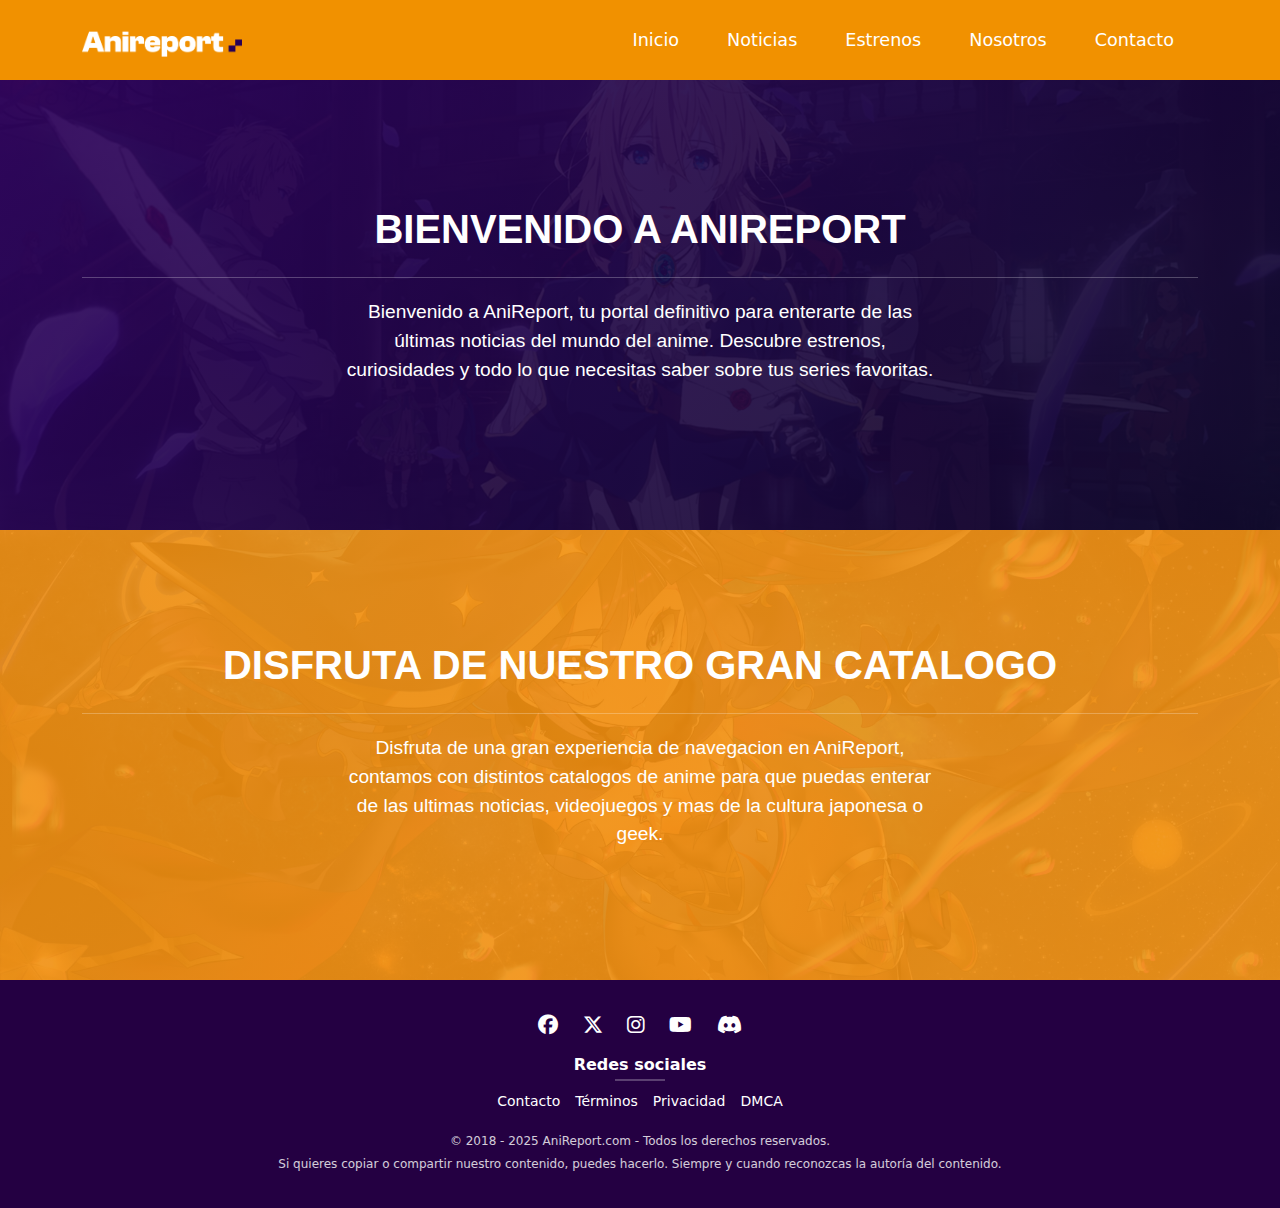
<file: index.html>
<!DOCTYPE html>
<html lang="es">
<head>
    <meta charset="UTF-8">
    <meta name="viewport" content="width=device-width, initial-scale=1.0">
    <title>AniReport</title>

    <!-- Bootstrap CSS -->
    <link rel="stylesheet" href="https://cdn.jsdelivr.net/npm/bootstrap@5.3.0/dist/css/bootstrap.min.css">
    
    <!-- Iconos SVG -->
    <link rel="stylesheet" href="https://cdnjs.cloudflare.com/ajax/libs/font-awesome/6.4.0/css/all.min.css">
    
    <!-- Estilos personalizados -->
    <link rel="stylesheet" href="./styles/styles.css">

</head>
<body>

<!-- NAVBAR -->
<nav class="navbar navbar-expand-lg navbar-dark">
    <div class="container">
        <a class="navbar-brand" href="./index.html">
            <img src="./IMG's/LOGOS.png" alt="AniReport Logo"  class="d-inline-block align-text-top">
        </a>
        <button class="navbar-toggler" type="button" data-bs-toggle="collapse" data-bs-target="#navbarNav" 
                aria-controls="navbarNav" aria-expanded="false" aria-label="Toggle navigation">
            <span class="navbar-toggler-icon"></span>
        </button>
        <div class="collapse navbar-collapse" id="navbarNav">
            <ul class="navbar-nav ms-auto">
                <li class="nav-item mx-3">
                    <a class="nav-link active" href="./index.html">Inicio</a>
                </li>
                <li class="nav-item mx-3">
                    <a class="nav-link" href="./pages/Noticias.html">Noticias</a>
                </li>
                <li class="nav-item mx-3">
                    <a class="nav-link" href="./pages/Estrenos.html">Estrenos</a>
                </li>
                <li class="nav-item mx-3">
                    <a class="nav-link" href="./pages/Nosotros.htm">Nosotros</a>
                </li>
                <li class="nav-item mx-3">
                    <a class="nav-link" href="./pages/Contacto.html">Contacto</a>
                </li>
            </ul>
        </div>
    </div>
</nav>


<!-- MAIN -->
<section class="hero">
  <div class="container text-center">
      <h1 class="title">BIENVENIDO A ANIREPORT</h1>
      <hr>
      <p class="description">
        Bienvenido a AniReport, tu portal definitivo para enterarte de las últimas noticias del mundo del anime. Descubre estrenos, curiosidades y todo lo que necesitas saber sobre tus series favoritas.
      </p>
  </div>
</section>

<section class="hero_2">
  <div class="container text-center">
      <h2 class="title">DISFRUTA DE NUESTRO GRAN CATALOGO</h2>
      <hr>
      <p class="description">
        Disfruta de una gran experiencia de navegacion en AniReport, contamos con distintos catalogos de anime para que puedas enterar de las ultimas noticias, videojuegos y mas de la cultura japonesa o geek.
      </p>
  </div>
</section>


<!-- Footer -->
<footer class="footer">
    <div class="container">
        <!-- Redes sociales -->
        <div class="footer-social">
            <a href="#"><i class="fab fa-facebook"></i></a>
            <a href="#"><i class="fab fa-x-twitter"></i></a>
            <a href="#"><i class="fab fa-instagram"></i></a>
            <a href="#"><i class="fab fa-youtube"></i></a>
            <a href="#"><i class="fab fa-discord"></i></a>
        </div>

        <!-- Enlaces de interés -->
        <div class="footer-links">
            <h4>Redes sociales</h4>
            <hr class="footer-line">
            <ul>
                <li><a href="#">Contacto</a></li>
                <li><a href="#">Términos</a></li>
                <li><a href="#">Privacidad</a></li>
                <li><a href="#">DMCA</a></li>
            </ul>
        </div>

        <!-- Derechos de autor y DMCA -->
        <div class="footer-bottom">
            <div class="dmca">
            </div>
            <p>© 2018 - 2025 AniReport.com - Todos los derechos reservados.</p>
            <p>Si quieres copiar o compartir nuestro contenido, puedes hacerlo. Siempre y cuando reconozcas la autoría del contenido.</p>
        </div>
    </div>
</footer>


<!-- Bootstrap JavaScript-->
<script src="https://cdn.jsdelivr.net/npm/bootstrap@5.3.0/dist/js/bootstrap.bundle.min.js"></script>
</body>
</html>
</file>
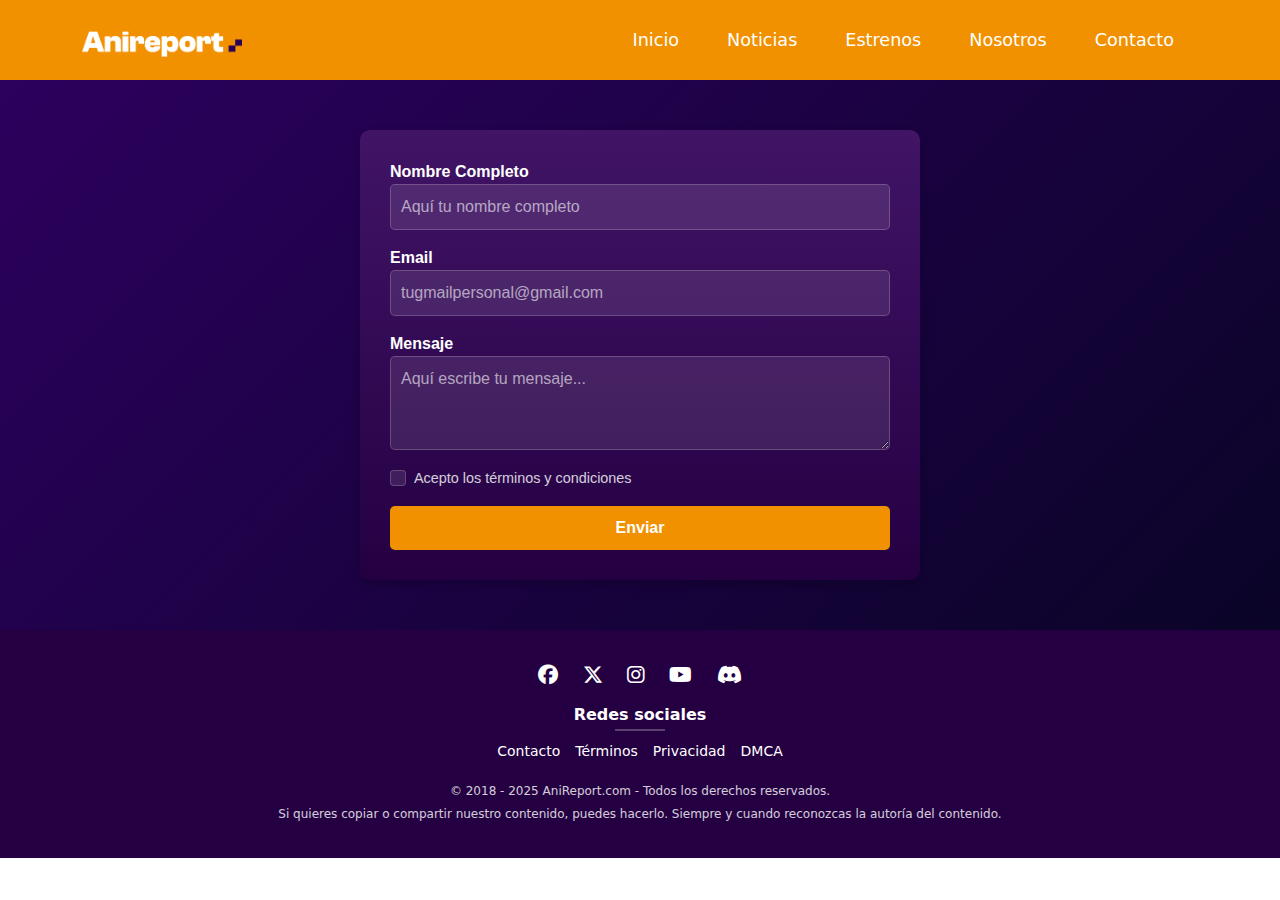
<file: pages/Contacto.html>
<!DOCTYPE html>
<html lang="es">
<head>
    <meta charset="UTF-8">
    <meta name="viewport" content="width=device-width, initial-scale=1.0">
    <title>AniReport</title>

    <!-- Bootstrap CSS -->
    <link rel="stylesheet" href="https://cdn.jsdelivr.net/npm/bootstrap@5.3.0/dist/css/bootstrap.min.css">
    
    <!-- Iconos SVG -->
    <link rel="stylesheet" href="https://cdnjs.cloudflare.com/ajax/libs/font-awesome/6.4.0/css/all.min.css">
    
    <!-- Estilos personalizados -->
    <link rel="stylesheet" href="../styles/styles.css">

</head>
<body>

<!-- NAVBAR -->
<nav class="navbar navbar-expand-lg navbar-dark">
    <div class="container">
        <a class="navbar-brand" href="../index.html">
            <img src="../IMG's/LOGOS.png" alt="AniReport Logo"  class="d-inline-block align-text-top">
        </a>
        <button class="navbar-toggler" type="button" data-bs-toggle="collapse" data-bs-target="#navbarNav" 
                aria-controls="navbarNav" aria-expanded="false" aria-label="Toggle navigation">
            <span class="navbar-toggler-icon"></span>
        </button>
        <div class="collapse navbar-collapse" id="navbarNav">
            <ul class="navbar-nav ms-auto">
                <li class="nav-item mx-3">
                    <a class="nav-link active" href="../index.html">Inicio</a>
                </li>
                <li class="nav-item mx-3">
                    <a class="nav-link" href="./Noticias.html">Noticias</a>
                </li>
                <li class="nav-item mx-3">
                    <a class="nav-link" href="./Estrenos.html">Estrenos</a>
                </li>
                <li class="nav-item mx-3">
                    <a class="nav-link" href="./Nosotros.htm">Nosotros</a>
                </li>
                <li class="nav-item mx-3">
                    <a class="nav-link" href="./Contacto.html">Contacto</a>
                </li>
            </ul>
        </div>
    </div>
</nav>


<!-- CONTACT -->
<section class="contact-section">
  <div class="container">
    <form>
      <div class="mb-3">
        <label class="text_color" for="name">Nombre Completo</label>
        <input placeholder="Aquí tu nombre completo" type="text" class="form-control" id="name">
      </div>

      <div class="mb-3">
        <label class="text_color" for="email">Email</label>
        <input type="email" class="form-control" id="email" placeholder="tugmailpersonal@gmail.com">
      </div>

      <div class="mb-3">
        <label class="text_color" for="message">Mensaje</label>
        <textarea placeholder="Aquí escribe tu mensaje..." class="form-control" id="message" rows="3"></textarea>
      </div>

      <div class="mb-3 form-check">
        <input type="checkbox" class="form-check-input" id="terms">
        <label class="sub_text_color form-check-label" for="terms">Acepto los términos y condiciones</label>
      </div>

      <button type="submit">Enviar</button>
    </form>
  </div>
</section>





<!-- Footer -->
<footer class="footer">
    <div class="container">
        <!-- Redes sociales -->
        <div class="footer-social">
            <a href="#"><i class="fab fa-facebook"></i></a>
            <a href="#"><i class="fab fa-x-twitter"></i></a>
            <a href="#"><i class="fab fa-instagram"></i></a>
            <a href="#"><i class="fab fa-youtube"></i></a>
            <a href="#"><i class="fab fa-discord"></i></a>
        </div>

        <!-- Enlaces de interés -->
        <div class="footer-links">
            <h4>Redes sociales</h4>
            <hr class="footer-line">
            <ul>
                <li><a href="#">Contacto</a></li>
                <li><a href="#">Términos</a></li>
                <li><a href="#">Privacidad</a></li>
                <li><a href="#">DMCA</a></li>
            </ul>
        </div>

        <!-- Derechos de autor y DMCA -->
        <div class="footer-bottom">
            <div class="dmca">
            </div>
            <p>© 2018 - 2025 AniReport.com - Todos los derechos reservados.</p>
            <p>Si quieres copiar o compartir nuestro contenido, puedes hacerlo. Siempre y cuando reconozcas la autoría del contenido.</p>
        </div>
    </div>
</footer>


<!-- Bootstrap JavaScript-->
<script src="https://cdn.jsdelivr.net/npm/bootstrap@5.3.0/dist/js/bootstrap.bundle.min.js"></script>
</body>
</html>
</file>
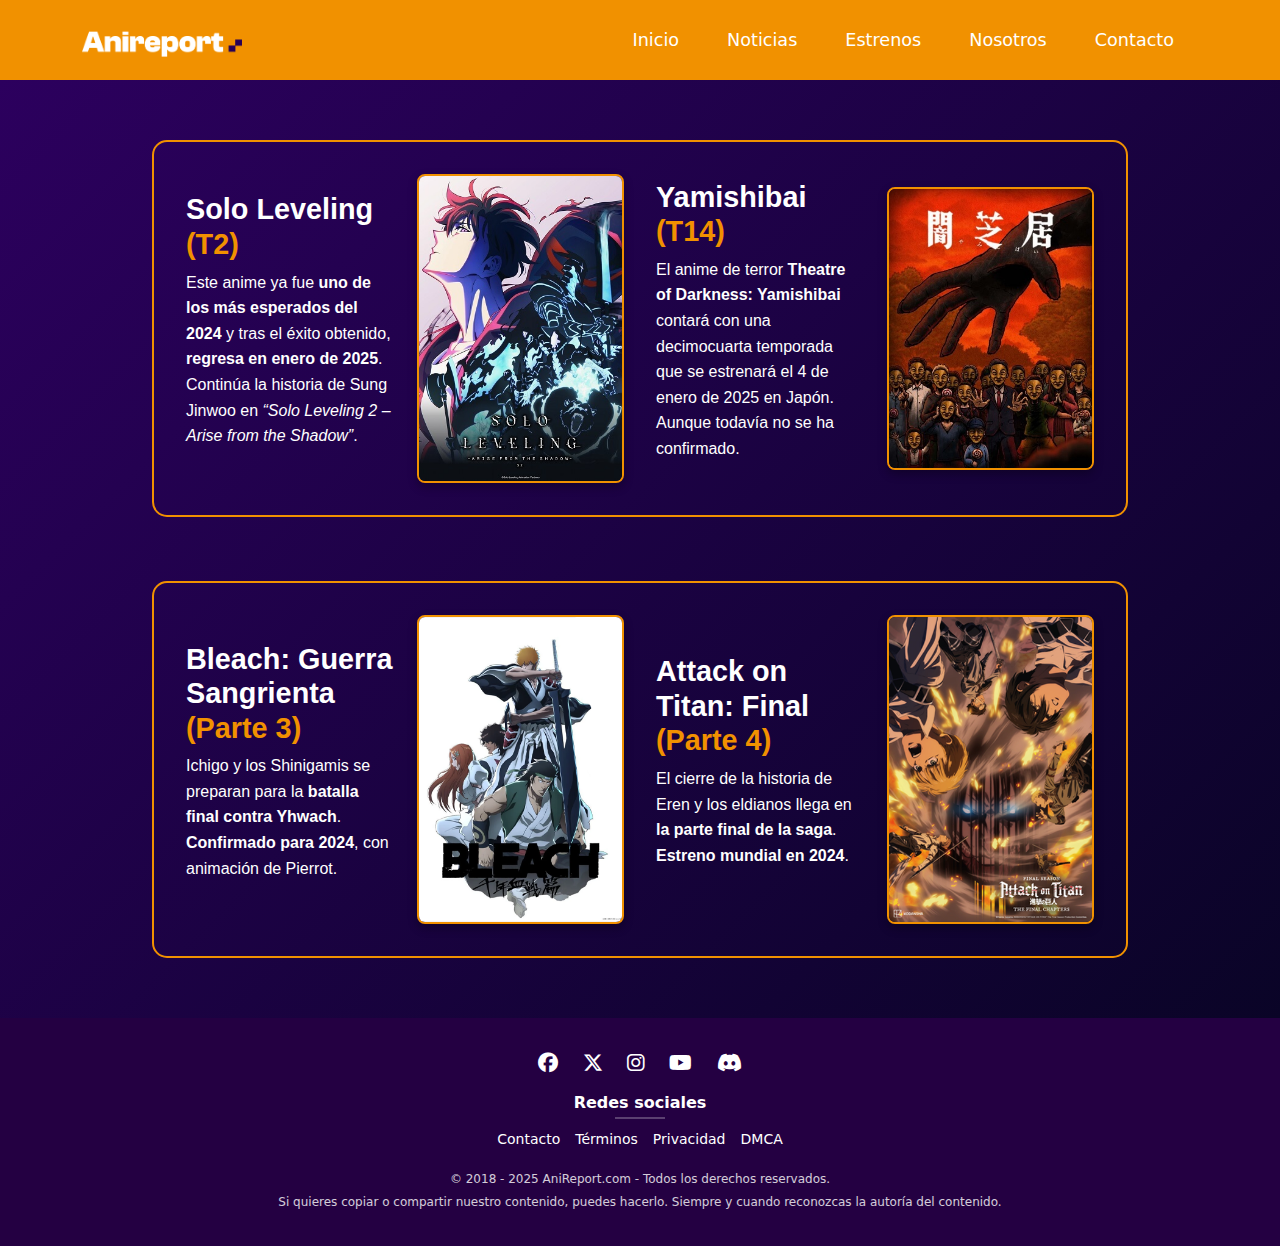
<file: pages/Estrenos.html>
<!DOCTYPE html>
<html lang="es">
<head>
    <meta charset="UTF-8">
    <meta name="viewport" content="width=device-width, initial-scale=1.0">
    <title>AniReport</title>

    <!-- Bootstrap CSS -->
    <link rel="stylesheet" href="https://cdn.jsdelivr.net/npm/bootstrap@5.3.0/dist/css/bootstrap.min.css">
    
    <!-- Iconos SVG -->
    <link rel="stylesheet" href="https://cdnjs.cloudflare.com/ajax/libs/font-awesome/6.4.0/css/all.min.css">
    
    <!-- Estilos personalizados -->
    <link rel="stylesheet" href="../styles/styles.css">

</head>
<body>

<!-- NAVBAR -->
<nav class="navbar navbar-expand-lg navbar-dark">
    <div class="container">
        <a class="navbar-brand" href="../index.html">
            <img src="../IMG's/LOGOS.png" alt="AniReport Logo"  class="d-inline-block align-text-top">
        </a>
        <button class="navbar-toggler" type="button" data-bs-toggle="collapse" data-bs-target="#navbarNav" 
                aria-controls="navbarNav" aria-expanded="false" aria-label="Toggle navigation">
            <span class="navbar-toggler-icon"></span>
        </button>
        <div class="collapse navbar-collapse" id="navbarNav">
            <ul class="navbar-nav ms-auto">
                <li class="nav-item mx-3">
                    <a class="nav-link active" href="../index.html">Inicio</a>
                </li>
                <li class="nav-item mx-3">
                    <a class="nav-link" href="./Noticias.html">Noticias</a>
                </li>
                <li class="nav-item mx-3">
                    <a class="nav-link" href="./Estrenos.html">Estrenos</a>
                </li>
                <li class="nav-item mx-3">
                    <a class="nav-link" href="./Nosotros.htm">Nosotros</a>
                </li>
                <li class="nav-item mx-3">
                    <a class="nav-link" href="./Contacto.html">Contacto</a>
                </li>
            </ul>
        </div>
    </div>
</nav>


<!-- ESTRENOS -->
<section class="estrenos-section">
    <div class="container">
      
      <div class="fila">
        <div class="estreno">
          <div class="estreno-texto">
            <h2 class="estreno-titulo">Solo Leveling <span class="yellow_highlights">(T2)</span></h2>
            <p>
              Este anime ya fue <strong>uno de los más esperados del 2024</strong> y tras el éxito obtenido, 
              <strong>regresa en enero de 2025</strong>.  
              Continúa la historia de Sung Jinwoo en <em>“Solo Leveling 2 – Arise from the Shadow”</em>.
            </p>
          </div>
          <div class="estreno-imagen">
            <img src="../headers/NOTI1.jpg">
          </div>
        </div>
  
        <div class="estreno">
          <div class="estreno-texto">
            <h2 class="estreno-titulo">Yamishibai <span class="yellow_highlights">(T14)</span></h2>
            <p>
                El anime de terror <strong>Theatre of Darkness: Yamishibai</strong> contará con una decimocuarta temporada que se estrenará el 4 de enero de 2025 en Japón.
                Aunque todavía no se ha confirmado.
            </p>
          </div>
          <div class="estreno-imagen">
            <img src="../headers/NOTI2.jpg" alt="Jujutsu Kaisen T3">
          </div>
        </div>
      </div>
  
      <div class="fila">
        <div class="estreno">
          <div class="estreno-texto">
            <h2 class="estreno-titulo">Bleach: Guerra Sangrienta <span class="yellow_highlights">(Parte 3)</span></h2>
            <p>
              Ichigo y los Shinigamis se preparan para la <strong>batalla final contra Yhwach</strong>.  
              <strong>Confirmado para 2024</strong>, con animación de Pierrot.
            </p>
          </div>
          <div class="estreno-imagen">
            <img src="../headers/NOTI4.png" alt="Bleach: Guerra Sangrienta">
          </div>
        </div>
  
        <div class="estreno">
          <div class="estreno-texto">
            <h2 class="estreno-titulo">Attack on Titan: Final <span class="yellow_highlights">(Parte 4)</span></h2>
            <p>
              El cierre de la historia de Eren y los eldianos llega en <strong>la parte final de la saga</strong>.  
              <strong>Estreno mundial en 2024</strong>.
            </p>
          </div>
          <div class="estreno-imagen">
            <img src="../headers/NOTI3.png" alt="Attack on Titan Final">
          </div>
        </div>
      </div>
  
    </div>
  </section>
  
  
<!-- Footer -->
<footer class="footer">
    <div class="container">
        <!-- Redes sociales -->
        <div class="footer-social">
            <a href="#"><i class="fab fa-facebook"></i></a>
            <a href="#"><i class="fab fa-x-twitter"></i></a>
            <a href="#"><i class="fab fa-instagram"></i></a>
            <a href="#"><i class="fab fa-youtube"></i></a>
            <a href="#"><i class="fab fa-discord"></i></a>
        </div>

        <!-- Enlaces de interés -->
        <div class="footer-links">
            <h4>Redes sociales</h4>
            <hr class="footer-line">
            <ul>
                <li><a href="#">Contacto</a></li>
                <li><a href="#">Términos</a></li>
                <li><a href="#">Privacidad</a></li>
                <li><a href="#">DMCA</a></li>
            </ul>
        </div>

        <!-- Derechos de autor y DMCA -->
        <div class="footer-bottom">
            <div class="dmca">
            </div>
            <p>© 2018 - 2025 AniReport.com - Todos los derechos reservados.</p>
            <p>Si quieres copiar o compartir nuestro contenido, puedes hacerlo. Siempre y cuando reconozcas la autoría del contenido.</p>
        </div>
    </div>
</footer>


<!-- Bootstrap JavaScript-->
<script src="https://cdn.jsdelivr.net/npm/bootstrap@5.3.0/dist/js/bootstrap.bundle.min.js"></script>
</body>
</html>
</file>
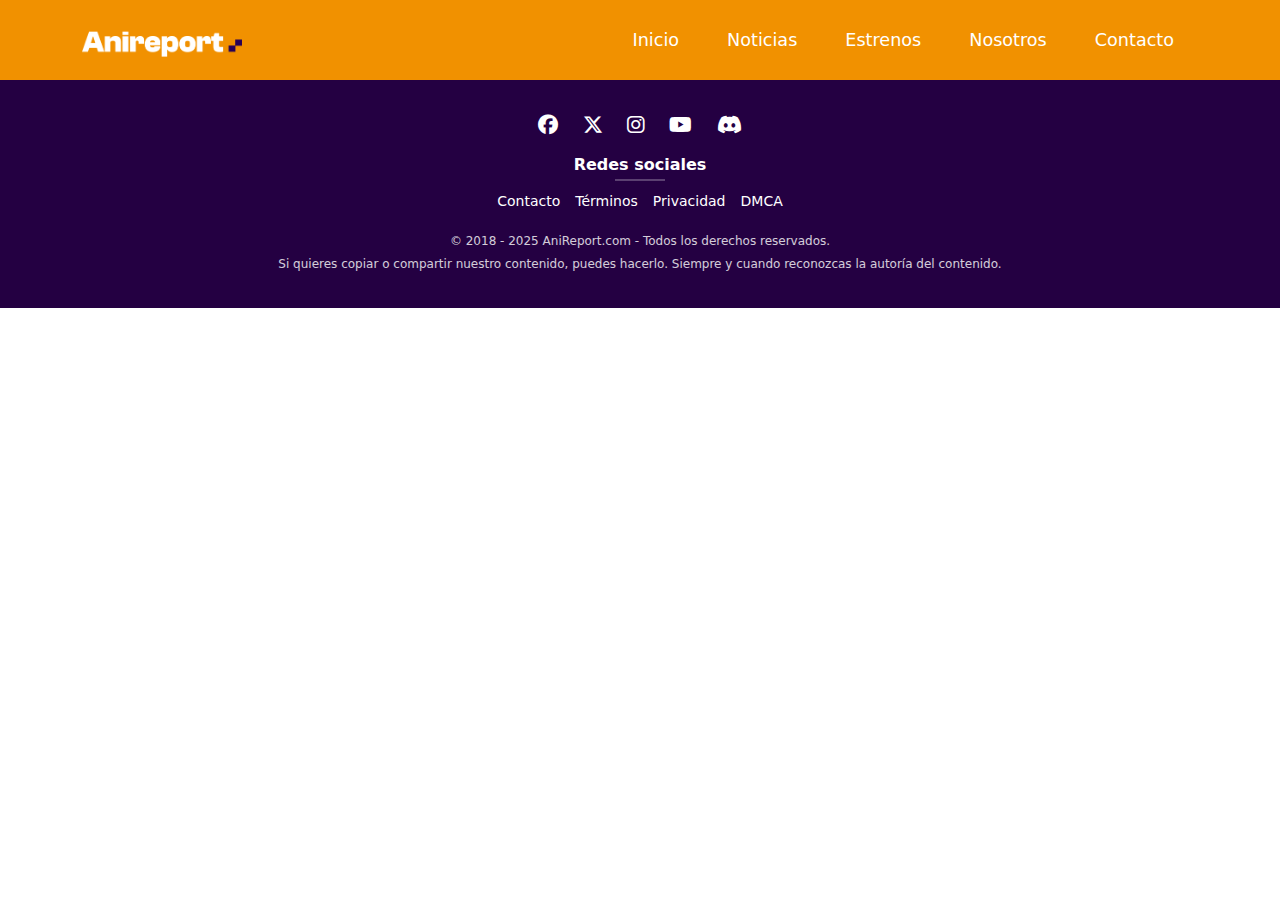
<file: pages/Nosotros.htm>
<!DOCTYPE html>
<html lang="es">
<head>
    <meta charset="UTF-8">
    <meta name="viewport" content="width=device-width, initial-scale=1.0">
    <title>AniReport</title>

    <!-- Bootstrap CSS -->
    <link rel="stylesheet" href="https://cdn.jsdelivr.net/npm/bootstrap@5.3.0/dist/css/bootstrap.min.css">
    
    <!-- Iconos SVG -->
    <link rel="stylesheet" href="https://cdnjs.cloudflare.com/ajax/libs/font-awesome/6.4.0/css/all.min.css">
    
    <!-- Estilos personalizados -->
    <link rel="stylesheet" href="../styles/styles.css">

</head>
<body>

<!-- NAVBAR -->
<nav class="navbar navbar-expand-lg navbar-dark">
    <div class="container">
        <a class="navbar-brand" href="../index.html">
            <img src="../IMG's/LOGOS.png" alt="AniReport Logo"  class="d-inline-block align-text-top">
        </a>
        <button class="navbar-toggler" type="button" data-bs-toggle="collapse" data-bs-target="#navbarNav" 
                aria-controls="navbarNav" aria-expanded="false" aria-label="Toggle navigation">
            <span class="navbar-toggler-icon"></span>
        </button>
        <div class="collapse navbar-collapse" id="navbarNav">
            <ul class="navbar-nav ms-auto">
                <li class="nav-item mx-3">
                    <a class="nav-link active" href="../index.html">Inicio</a>
                </li>
                <li class="nav-item mx-3">
                    <a class="nav-link" href="./Noticias.html">Noticias</a>
                </li>
                <li class="nav-item mx-3">
                    <a class="nav-link" href="./Estrenos.html">Estrenos</a>
                </li>
                <li class="nav-item mx-3">
                    <a class="nav-link" href="./Nosotros.htm">Nosotros</a>
                </li>
                <li class="nav-item mx-3">
                    <a class="nav-link" href="./Contacto.html">Contacto</a>
                </li>
            </ul>
        </div>
    </div>
</nav>


<!-- ESTRENOS -->



  
<!-- Footer -->
<footer class="footer">
    <div class="container">
        <!-- Redes sociales -->
        <div class="footer-social">
            <a href="#"><i class="fab fa-facebook"></i></a>
            <a href="#"><i class="fab fa-x-twitter"></i></a>
            <a href="#"><i class="fab fa-instagram"></i></a>
            <a href="#"><i class="fab fa-youtube"></i></a>
            <a href="#"><i class="fab fa-discord"></i></a>
        </div>

        <!-- Enlaces de interés -->
        <div class="footer-links">
            <h4>Redes sociales</h4>
            <hr class="footer-line">
            <ul>
                <li><a href="#">Contacto</a></li>
                <li><a href="#">Términos</a></li>
                <li><a href="#">Privacidad</a></li>
                <li><a href="#">DMCA</a></li>
            </ul>
        </div>

        <!-- Derechos de autor y DMCA -->
        <div class="footer-bottom">
            <div class="dmca">
            </div>
            <p>© 2018 - 2025 AniReport.com - Todos los derechos reservados.</p>
            <p>Si quieres copiar o compartir nuestro contenido, puedes hacerlo. Siempre y cuando reconozcas la autoría del contenido.</p>
        </div>
    </div>
</footer>


<!-- Bootstrap JavaScript-->
<script src="https://cdn.jsdelivr.net/npm/bootstrap@5.3.0/dist/js/bootstrap.bundle.min.js"></script>
</body>
</html>
</file>
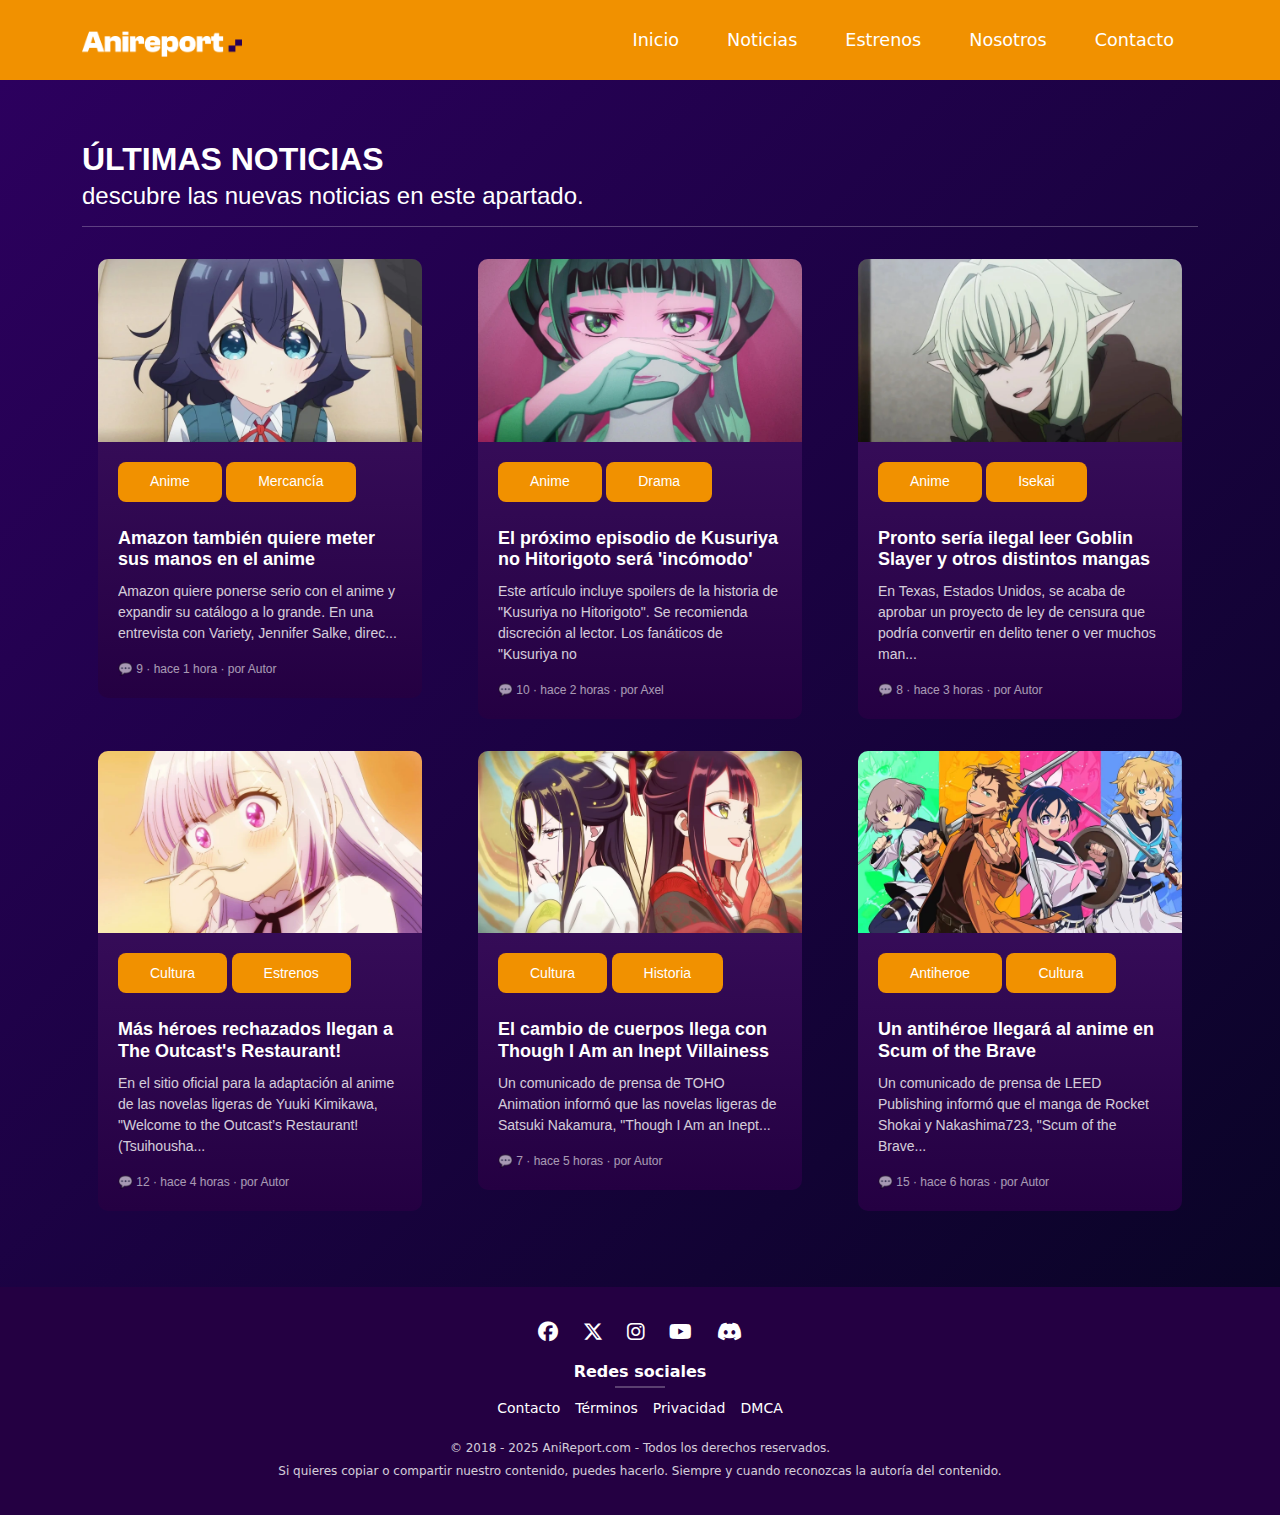
<file: pages/Noticias.html>
<!DOCTYPE html>
<html lang="es">
<head>
    <meta charset="UTF-8">
    <meta name="viewport" content="width=device-width, initial-scale=1.0">
    <title>AniReport</title>

    <!-- Bootstrap CSS -->
    <link rel="stylesheet" href="https://cdn.jsdelivr.net/npm/bootstrap@5.3.0/dist/css/bootstrap.min.css">
    
    <!-- Iconos SVG -->
    <link rel="stylesheet" href="https://cdnjs.cloudflare.com/ajax/libs/font-awesome/6.4.0/css/all.min.css">
    
    <!-- Estilos personalizados -->
    <link rel="stylesheet" href="../styles/styles.css">

</head>
<body>

<!-- NAVBAR -->
<nav class="navbar navbar-expand-lg navbar-dark">
    <div class="container">
        <a class="navbar-brand" href="../index.html">
            <img src="../IMG's/LOGOS.png" alt="AniReport Logo"  class="d-inline-block align-text-top">
        </a>
        <button class="navbar-toggler" type="button" data-bs-toggle="collapse" data-bs-target="#navbarNav" 
                aria-controls="navbarNav" aria-expanded="false" aria-label="Toggle navigation">
            <span class="navbar-toggler-icon"></span>
        </button>
        <div class="collapse navbar-collapse" id="navbarNav">
            <ul class="navbar-nav ms-auto">
                <li class="nav-item mx-3">
                    <a class="nav-link active" href="../index.html">Inicio</a>
                </li>
                <li class="nav-item mx-3">
                    <a class="nav-link" href="./Noticias.html">Noticias</a>
                </li>
                <li class="nav-item mx-3">
                    <a class="nav-link" href="./Estrenos.html">Estrenos</a>
                </li>
                <li class="nav-item mx-3">
                    <a class="nav-link" href="./Nosotros.htm">Nosotros</a>
                </li>
                <li class="nav-item mx-3">
                    <a class="nav-link" href="./Contacto.html">Contacto</a>
                </li>
            </ul>
        </div>
    </div>
</nav>


<!-- CARDS -->
<section class="news-section">
    <div class="container">
        <div class="title_subtitle">
        <h2 class="news-title">ÚLTIMAS NOTICIAS</h2>
        <h3 class="aditional_info">descubre las nuevas noticias en este apartado.</h3>
        </div>
        <hr class="footer-line">
        <div class="row">
            <div class="col-md-4 col-sm-6">
                <div class="news-card">
                    <img src="../IMG's/CARD 1.webp">
                    <div class="news-content">
                        <p class="news-category">Anime</p>
                        <p class="news-category">Mercancía</p>
                        <h3 class="news-heading">Amazon también quiere meter sus manos en el anime</h3>
                        <p class="news-description">Amazon quiere ponerse serio con el anime y expandir su catálogo a lo grande. En una entrevista con Variety, Jennifer Salke, direc...</p>
                        <div class="news-meta">
                            <span>💬 9</span> · <span>hace 1 hora</span> · <span>por Autor</span>
                        </div>
                    </div>
                </div>
            </div>
            <div class="col-md-4 col-sm-6">
                <div class="news-card">
                    <img src="../IMG's/CARD 2.webp">
                    <div class="news-content">
                        <p class="news-category">Anime</p>
                        <p class="news-category">Drama</p>
                        <h3 class="news-heading">El próximo episodio de Kusuriya no Hitorigoto será 'incómodo'</h3>
                        <p class="news-description">Este artículo incluye spoilers de la historia de "Kusuriya no Hitorigoto". Se recomienda discreción al lector. Los fanáticos de "Kusuriya no</p>
                        <div class="news-meta">
                            <span>💬 10</span> · <span>hace 2 horas</span> · <span>por Axel</span>
                        </div>
                    </div>
                </div>
            </div>
            <div class="col-md-4 col-sm-6">
                <div class="news-card">
                    <img src="../IMG's/CARD 3.webp">
                    <div class="news-content">
                        <p class="news-category">Anime</p>
                        <p class="news-category">Isekai</p>
                        <h3 class="news-heading">Pronto sería ilegal leer Goblin Slayer y otros distintos mangas</h3>
                        <p class="news-description">En Texas, Estados Unidos, se acaba de aprobar un proyecto de ley de censura que podría convertir en delito tener o ver muchos man...</p>
                        <div class="news-meta">
                            <span>💬 8</span> · <span>hace 3 horas</span> · <span>por Autor</span>
                        </div>
                    </div>
                </div>
            </div>
            <div class="col-md-4 col-sm-6">
                <div class="news-card">
                    <img src="../IMG's/CARD 4.webp">
                    <div class="news-content">
                        <p class="news-category">Cultura</p>
                        <p class="news-category">Estrenos</p>
                        <h3 class="news-heading">Más héroes rechazados llegan a The Outcast's Restaurant!</h3>
                        <p class="news-description">En el sitio oficial para la adaptación al anime de las novelas ligeras de Yuuki Kimikawa, "Welcome to the Outcast’s Restaurant! (Tsuihousha...</p>
                        <div class="news-meta">
                            <span>💬 12</span> · <span>hace 4 horas</span> · <span>por Autor</span>
                        </div>
                    </div>
                </div>
            </div>
            <div class="col-md-4 col-sm-6">
                <div class="news-card">
                    <img src="../IMG's/CARD 5.webp">
                    <div class="news-content">
                        <p class="news-category">Cultura</p>
                        <p class="news-category">Historia</p>
                        <h3 class="news-heading">El cambio de cuerpos llega con Though I Am an Inept Villainess</h3>
                        <p class="news-description">Un comunicado de prensa de TOHO Animation informó que las novelas ligeras de Satsuki Nakamura, "Though I Am an Inept...</p>
                        <div class="news-meta">
                            <span>💬 7</span> · <span>hace 5 horas</span> · <span>por Autor</span>
                        </div>
                    </div>
                </div>
            </div>
            <div class="col-md-4 col-sm-6">
                <div class="news-card">
                    <img src="../IMG's/CARD 6.webp">
                    <div class="news-content">
                        <p class="news-category">Antiheroe</p>
                        <p class="news-category">Cultura</p>
                        <h3 class="news-heading">Un antihéroe llegará al anime en Scum of the Brave</h3>
                        <p class="news-description">Un comunicado de prensa de LEED Publishing informó que el manga de Rocket Shokai y Nakashima723, "Scum of the Brave...</p>
                        <div class="news-meta">
                            <span>💬 15</span> · <span>hace 6 horas</span> · <span>por Autor</span>
                        </div>
                    </div>
                </div>
            </div>
        </div>
    </div>
</section>


<!-- Footer -->
<footer class="footer">
    <div class="container">
        <!-- Redes sociales -->
        <div class="footer-social">
            <a href="#"><i class="fab fa-facebook"></i></a>
            <a href="#"><i class="fab fa-x-twitter"></i></a>
            <a href="#"><i class="fab fa-instagram"></i></a>
            <a href="#"><i class="fab fa-youtube"></i></a>
            <a href="#"><i class="fab fa-discord"></i></a>
        </div>

        <!-- Enlaces de interés -->
        <div class="footer-links">
            <h4>Redes sociales</h4>
            <hr class="footer-line">
            <ul>
                <li><a href="#">Contacto</a></li>
                <li><a href="#">Términos</a></li>
                <li><a href="#">Privacidad</a></li>
                <li><a href="#">DMCA</a></li>
            </ul>
        </div>

        <!-- Derechos de autor y DMCA -->
        <div class="footer-bottom">
            <div class="dmca">
            </div>
            <p>© 2018 - 2025 AniReport.com - Todos los derechos reservados.</p>
            <p>Si quieres copiar o compartir nuestro contenido, puedes hacerlo. Siempre y cuando reconozcas la autoría del contenido.</p>
        </div>
    </div>
</footer>


<!-- Bootstrap JavaScript-->
<script src="https://cdn.jsdelivr.net/npm/bootstrap@5.3.0/dist/js/bootstrap.bundle.min.js"></script>
</body>
</html>
</file>
<file: styles/styles.css>
.navbar {
  background: linear-gradient(135deg, #f19100, #f19100);
  padding: 15px;
}
.navbar .navbar-brand {
  font-size: 24px;
  font-weight: 600;
}
.navbar .navbar-brand img {
  width: 10rem;
}
.navbar .nav-link {
  color: rgb(255, 255, 255) !important;
  font-weight: 500;
  transition: 0.3s;
  font-size: 1.1rem;
}
.navbar .nav-link:hover {
  color: #2c005e !important;
}
.navbar .navbar-toggler {
  border: none;
  outline: none;
}
.navbar .navbar-toggler:focus {
  box-shadow: none;
}

.hero {
  display: flex;
  justify-content: center;
  align-items: center;
  height: 50vh;
  text-align: center;
  background: linear-gradient(135deg, rgba(44, 0, 94, 0.9), rgba(10, 4, 39, 0.9)), url(../headers/Hero1.webp);
  background-size: cover;
  background-position: center;
  background-repeat: no-repeat;
  color: #ffffff;
  font-family: "Poppins", sans-serif;
}

.hero_2 {
  display: flex;
  justify-content: center;
  align-items: center;
  height: 50vh;
  text-align: center;
  background: linear-gradient(135deg, rgba(241, 143, 15, 0.9), rgba(241, 143, 15, 0.9)), url(../headers/Hero2.jpg);
  background-size: cover;
  background-position: center;
  background-repeat: no-repeat;
  color: #ffffff;
  font-family: "Poppins", sans-serif;
}

@media (max-width: 768px) {
  .hero .title {
    font-size: 2.3rem;
    font-weight: bold;
  }
  .hero_2 .title {
    font-size: 2.3rem;
    font-weight: bold;
  }
  .hero_2 .description {
    font-size: 1rem;
  }
}
.title {
  font-size: 2.5rem;
  font-weight: 800;
  display: inline-block;
  border-radius: 5px;
}

.description {
  max-width: 600px;
  margin: 20px auto;
  font-size: 1.2rem;
  font-weight: 300;
  color: white;
}

.yellow_highlights {
  color: #f19100;
}

.estrenos-section {
  background: linear-gradient(135deg, #2c005e, #0a0427);
  padding: 60px 0;
  font-family: "Poppins", sans-serif;
  color: #ffffff;
}
.estrenos-section .container {
  max-width: 1000px;
  margin: auto;
  display: flex;
  flex-direction: column;
  gap: 4rem;
}
.estrenos-section .fila {
  display: flex;
  justify-content: space-evenly;
  gap: 2rem;
  border: 2px solid #f19100;
  padding: 2rem;
  border-radius: 15px;
}
@media (max-width: 768px) {
  .estrenos-section .fila {
    flex-direction: column;
    align-items: center;
  }
}
.estrenos-section .estreno {
  display: flex;
  align-items: center;
  justify-content: space-evenly;
  gap: 1.5rem;
  flex: 1;
}
.estrenos-section .estreno:nth-child(even) {
  flex-direction: row;
}
.estrenos-section .estreno .estreno-texto {
  flex: 1;
}
.estrenos-section .estreno .estreno-texto .estreno-titulo {
  font-size: 1.8rem;
  font-weight: 800;
  color: white;
}
.estrenos-section .estreno .estreno-texto p {
  font-size: 1rem;
  line-height: 1.6;
}
.estrenos-section .estreno .estreno-texto p strong {
  font-weight: 800;
}
.estrenos-section .estreno .estreno-texto p em {
  font-style: italic;
}
.estrenos-section .estreno .estreno-imagen {
  flex: 1;
}
.estrenos-section .estreno .estreno-imagen img {
  width: 100%;
  max-width: 300px;
  border-radius: 8px;
  border: 2px solid #f19100;
  box-shadow: 0 4px 10px rgba(0, 0, 0, 0.3);
}

.news-section {
  background: linear-gradient(135deg, #2c005e, #0a0427);
  padding: 60px 0;
  color: #ffffff;
  font-family: "Poppins", sans-serif;
}
.news-section .news-title {
  text-align: left;
  font-size: 2rem;
  font-weight: 800;
  margin-bottom: 3px;
}
.news-section .aditional_info {
  font-family: "Poppins", sans-serif;
  font-weight: 300;
  font-size: 1.5rem;
}
.news-section .news-card {
  background: linear-gradient(#411466, #240042);
  border-radius: 10px;
  overflow: hidden;
  display: flex;
  flex-direction: column;
  transition: transform 0.3s;
  margin: 1rem;
}
.news-section .news-card:hover {
  transform: scale(1.02);
}
.news-section .news-card img {
  width: 100%;
  height: auto;
}
.news-section .news-card .news-content {
  padding: 20px;
}
.news-section .news-card .news-content .news-category {
  font-size: 14px;
  font-weight: 500;
  color: #ffffff;
  background-color: #f19100;
  display: inline-block;
  padding: 0.6rem 2rem;
  border-radius: 8px;
}
.news-section .news-card .news-content .news-heading {
  font-size: 18px;
  font-weight: 600;
  margin: 10px 0;
}
.news-section .news-card .news-content .news-description {
  font-size: 14px;
  opacity: 0.8;
}
.news-section .news-card .news-content .news-meta {
  font-size: 12px;
  opacity: 0.6;
  margin-top: 10px;
}

@media (max-width: 768px) {
  .news-section {
    padding: 40px 10px;
  }
  .news-card {
    flex-direction: column;
    margin: 15px;
  }
  .title_subtitle {
    text-align: center;
    display: flex;
    flex-direction: column;
    align-items: center;
  }
  .news-title, .aditional_info {
    text-align: center;
  }
}
.contact-section {
  background: linear-gradient(135deg, #2c005e, #0a0427);
  padding: 50px 0;
  color: #ffffff;
  font-family: "Poppins", sans-serif;
}
.contact-section .container {
  max-width: 35rem;
  background: linear-gradient(#411466, #240042);
  padding: 30px;
  border-radius: 10px;
  box-shadow: 0px 4px 10px rgba(0, 0, 0, 0.2);
}
.contact-section label.text_color {
  font-weight: 600;
}
.contact-section .form-control {
  background: rgba(255, 255, 255, 0.1);
  color: #ffffff;
  border: 1px solid rgba(255, 255, 255, 0.2);
  padding: 10px;
  border-radius: 5px;
  transition: all 0.3s;
}
.contact-section .form-control::placeholder {
  color: rgba(255, 255, 255, 0.6);
}
.contact-section .form-control:focus {
  background: rgba(255, 255, 255, 0.15);
  border-color: #f1c40f;
  outline: none;
}
.contact-section .form-check-input {
  background: rgba(255, 255, 255, 0.1);
  border-color: rgba(255, 255, 255, 0.2);
}
.contact-section .form-check-input:checked {
  background-color: #f19100;
  border-color: #f19100;
}
.contact-section .form-check-label,
.contact-section .sub_text_color {
  font-size: 0.9rem;
  opacity: 0.8;
}
.contact-section button {
  width: 100%;
  background: #f19100;
  color: #ffffff;
  font-weight: 600;
  padding: 10px;
  border: none;
  border-radius: 5px;
  transition: 0.3s;
}
.contact-section button:hover {
  background: #f1c40f;
}

@media (max-width: 768px) {
  .contact-section {
    padding: 30px 10px;
  }
  .contact-section .container {
    max-width: 19rem;
    padding: 20px;
    box-shadow: none;
  }
  .contact-section .form-control {
    font-size: 14px;
    padding: 8px;
  }
  .contact-section button {
    font-size: 14px;
    padding: 8px;
  }
}
.footer {
  background: #240042;
  color: #ffffff;
  padding: 30px 0;
  text-align: center;
  font-size: 14px;
}
.footer .footer-social {
  margin-bottom: 15px;
}
.footer .footer-social a {
  color: #ffffff;
  font-size: 20px;
  margin: 0 10px;
  transition: 0.3s;
}
.footer .footer-social a:hover {
  color: #ffffff;
}
.footer .footer-links h4 {
  font-size: 16px;
  font-weight: bold;
  margin-bottom: 5px;
}
.footer .footer-links .footer-line {
  width: 50px;
  height: 2px;
  background: #ffffff;
  border: none;
  margin: auto;
  margin-bottom: 10px;
}
.footer .footer-links ul {
  list-style: none;
  padding: 0;
  display: flex;
  justify-content: center;
  gap: 15px;
}
.footer .footer-links ul li {
  display: inline;
}
.footer .footer-links ul a {
  color: #ffffff;
  text-decoration: none;
  font-weight: 500;
  transition: 0.3s;
}
.footer .footer-links ul a:hover {
  color: #ffffff;
}
.footer .footer-bottom {
  margin-top: 20px;
}
.footer .footer-bottom .dmca img {
  height: 40px;
  margin-bottom: 5px;
}
.footer .footer-bottom p {
  margin: 5px 0;
  font-size: 12px;
  opacity: 0.8;
}

/*# sourceMappingURL=styles.css.map */
</file>
